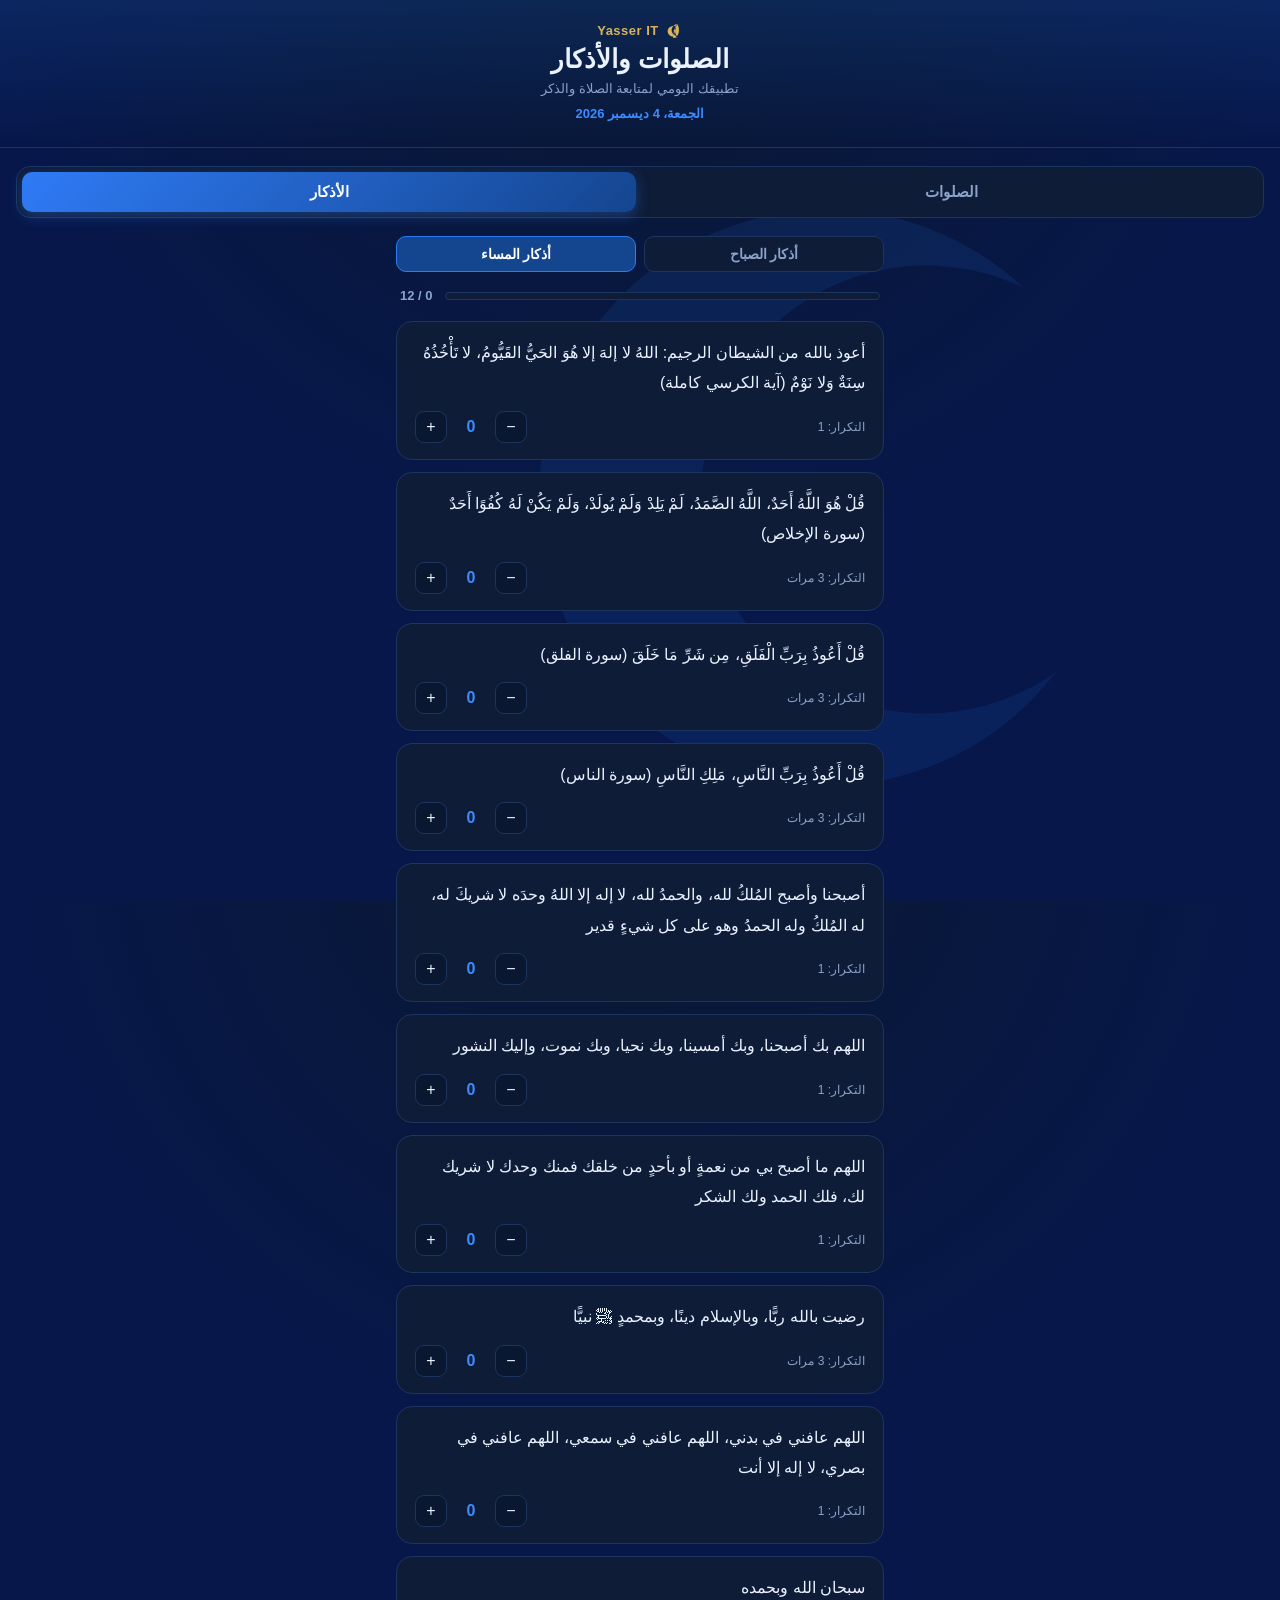
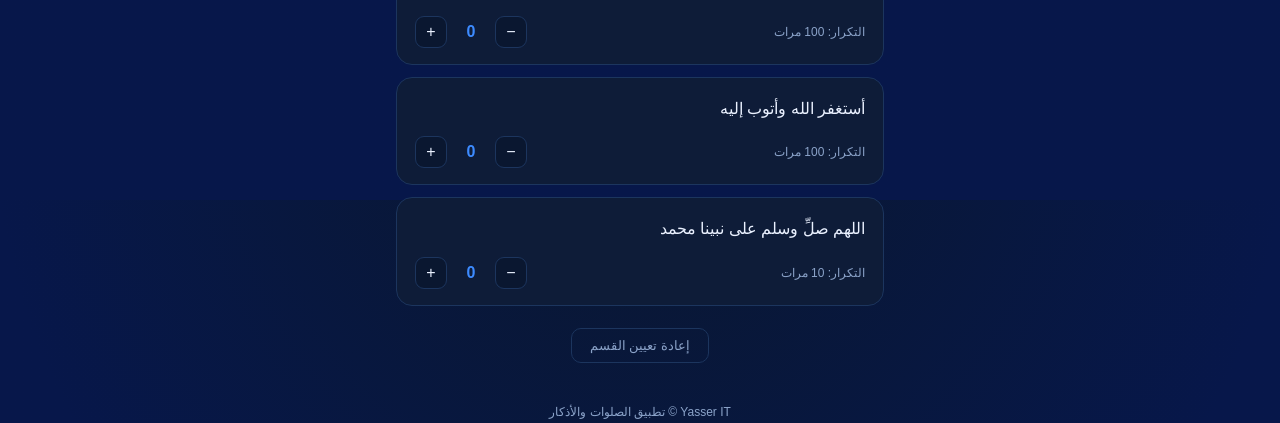
<file: index.html>
<!DOCTYPE html>
<!-- saved from url=(0092)https://e461043a-ca5a-4c5b-8100-8c0cc885c5f3.frame.claudeusercontent.com/_f/1790449935-296b/ -->
<html lang="ar" dir="rtl" data-theme="dark" style="color-scheme: dark;"><head><meta http-equiv="Content-Type" content="text/html; charset=UTF-8"><!-- frame-runtime --><script>window.__FRAME_PREAMBLE={"v":1,"cred":"cookie","capabilities":{"artifact":"artifact.Kiow93e4.js","assets":"assets.DOAjpBS9.js","comments":"comments.DrhK3r8W.js","db":"db.zFlAA4qL.js","downloads":"downloads.axDW2QAi.js","embed":"embed.DcZf-TSv.js","endpoints":"endpoints.BPfoKaE1.js","files":"files.IkpCjcgM.js","mcp":"mcp.C8qKIFvQ.js","network":"network.B5UA9Su4.js","permissions":"permissions.CEAme3h0.js","room":"room.Dy3vHyq9.js","sample":"sample.DZwWAZDd.js","self":"artifact.Kiow93e4.js","user":"user.CB0zJsP2.js"},"transforms":"_transforms.B8A37-6L.js","comments":"_comments.DUaNQZcg.js","translate":"_translate.DqxC5ek1.js","ldx":"_ldx.B4FSryPi.js"}                                                                                                                                                                                                                          </script><script>(function(){"use strict";function cr(t){return t==="cookie"||t==="query"?t:void 0}var Gn=3e5;function ur(t,e){try{const r=t("navigation")[0],n=[r.responseStart,r.redirectEnd-r.redirectStart,r.domContentLoadedEventStart,e(),r.connectEnd-r.domainLookupStart,r.responseStart-r.requestStart];r.requestStart>0||(n.length=4);for(let a=0;a<n.length;a++)if(n[a]>=0&&n[a]<=3e5)n[a]=n[a]|0;else{if(a<4)return;n.length=4}return n}catch{return}}var fr=["light","dark","system"],dr=/^[A-Za-z0-9_-]{1,64}$/,Pt=/^[a-zA-Z_:][a-zA-Z0-9_:.-]{0,127}$/,hr=new Set(["class","hidden","value","checked","style","title","alt","placeholder","lang","dir","role","tabindex","disabled","readonly","contenteditable","open","colspan","rowspan"]);function pr(t){const e=t.toLowerCase();return e.startsWith("data-")||e.startsWith("aria-")||hr.has(e)}var Mt="data-ldx-props";function mr(t,e){if(e.toLowerCase()===Mt)return!0;const r=t.getAttribute(Mt);if(r===null)return!1;try{const n=JSON.parse(r);if(n===null||typeof n!="object"||Array.isArray(n))return!0;const a=e.toLowerCase();return Object.keys(n).some(s=>s.toLowerCase()===a)}catch{return!0}}var zn="http://www.w3.org/1999/xhtml",vr="http://www.w3.org/2000/svg",_r=new Set(["script","style","iframe","noscript","noframes","noembed","xmp","plaintext","template","title","textarea","object","embed"]),yr=new Set(["script","style"]);function gr(t){const e=t.localName.toLowerCase();return t.namespaceURI==="http://www.w3.org/1999/xhtml"?!_r.has(e):t.namespaceURI===vr?!yr.has(e):!1}function rt(t,e){return t===e||(t===160||t===32)&&(e===160||e===32)}function wr(t,e){const r=t.length,n=e.length;let a=0;for(;a<r&&a<n&&rt(t.charCodeAt(a),e.charCodeAt(a));)a++;let s=0;for(;s<r-a&&s<n-a&&rt(t.charCodeAt(r-1-s),e.charCodeAt(n-1-s));)s++;return{p:a,s}}function br(t,e){const r=t.firstChild;if(t.childNodes.length!==1||r===null||r.nodeType!==Node.TEXT_NODE){t.textContent=e;return}const n=r.data,a=n.length,s=e.length,{p:l,s:u}=wr(n,e);l===a&&u===0&&a===s||r.replaceData(l,a-l-u,e.slice(l,s-u));const R=r.data,b=t.ownerDocument.getSelection?.()??null,g=b!==null&&b.rangeCount>0&&(b.anchorNode===r||b.focusNode===r)?{anchor:b.anchorNode,anchorOffset:b.anchorOffset,focus:b.focusNode,focusOffset:b.focusOffset}:null;let p=-1,O=-1;for(let v=0;v<R.length&&v<e.length;v++){const M=R.charCodeAt(v),S=e.charCodeAt(v);M!==S&&rt(M,S)&&(p<0&&(p=v),O=v)}const T=p>=0;if(T&&r.replaceData(p,O-p+1,e.slice(p,O+1)),T&&g!==null&&g.anchor!==null&&g.focus!==null)try{b.setBaseAndExtent(g.anchor,g.anchorOffset,g.focus,g.focusOffset)}catch{}}var Er=new Set(["html","head","body","frameset"]);function Sr(t){return t.namespaceURI==="http://www.w3.org/1999/xhtml"&&Er.has(t.localName)}function Ar(t){if(t===null||typeof t!="object")return!1;const e=t;if(typeof e.target!="string"||!dr.test(e.target)||e.text!==void 0&&typeof e.text!="string")return!1;if(e.attrsSet!==void 0){if(e.attrsSet===null||typeof e.attrsSet!="object")return!1;for(const[r,n]of Object.entries(e.attrsSet))if(!Pt.test(r)||typeof n!="string")return!1}if(e.attrsRemoved!==void 0){if(!Array.isArray(e.attrsRemoved))return!1;for(const r of e.attrsRemoved)if(typeof r!="string"||!Pt.test(r))return!1}return!0}function kr(t,e){if(t===null||typeof t!="object")return!1;const{seq:r,elements:n}=t;if(typeof r!="number"||!Number.isSafeInteger(r)||!Array.isArray(n)||n.length===0||n.length>64)return!1;for(let a=0;a<n.length;a++)if(!e(n[a]))return!1;return!0}function Rr(t){return t===null||typeof t!="object"?!1:kr(t.__frame_patch,Ar)}function Tr(t){if(t===null||typeof t!="object")return!1;const e=t.__frame_init;return e!==null&&typeof e=="object"}function Lr(t){return t!==null&&typeof t=="object"&&t.__frame_size_poke===!0}function Or(t){if(t===null||typeof t!="object")return!1;const e=t.__frame_host_visible;return e!==null&&typeof e=="object"&&typeof e.visible=="boolean"}function Pr(t){if(t===null||typeof t!="object")return!1;const e=t.__frame_theme;if(e===null||typeof e!="object")return!1;const r=e.theme;return typeof r=="string"&&fr.includes(r)}var Mr=["ok","empty","snapshot_error","snapshot_timeout","unclonable","oversize","unavailable","restore_error","withheld"],Nr=["TypeError","RangeError","ReferenceError","SyntaxError","DataCloneError","QuotaExceededError","AbortError","TimeoutError","SecurityError","Error","other"];function Cr(t){return typeof t=="string"&&Nr.includes(t)?t:"other"}var jr=Object.freeze({until:null,now:!1}),Fr="__claude_hot",Ir="__claude_hot_in",xr=/^__claude_hot(?:_in)?(?::|$)/,Nt=/^[0-9a-z]{1,32}$/,nt=t=>t===void 0?Fr:"__claude_hot:"+t,Oe=t=>t===void 0?Ir:"__claude_hot_in:"+t;function Dr(t,e){const r=[];for(let n=0;n<t.length;n++){const a=t.key(n);a!==null&&a!==e&&xr.test(a)&&r.push(a)}for(const n of r)t.removeItem(n)}function Hr(t){let e=null;try{e=H(JSON.parse(t)?.hot)}catch{return null}return e===null||typeof e.k!="string"||!Nt.test(e.k)?null:he(e.g)?{k:e.k,g:e.g}:{k:e.k}}var $n=262144,qr=3e3,Br=5e3,Ct=/^[a-z0-9._:-]{1,64}$/,Ur=["none","hot-restart","hard-reload"],Kr=["asset","doc","added","removed"],Gr=1500,zr=/^[0-9a-f]{64}$/;function H(t){return t!==null&&typeof t=="object"?t:null}function he(t){return typeof t=="number"&&Number.isInteger(t)&&t>=0&&t<2**31}function jt(t){return t===void 0||typeof t=="number"&&Number.isFinite(t)}function $r(t){return t===void 0||typeof t=="string"&&Ct.test(t)}function Ft(t){const e=H(t);return e!==null&&(e.until===null||typeof e.until=="number"&&Number.isFinite(e.until))&&typeof e.now=="boolean"}function ot(t){const e=H(t);return e!==null&&typeof e.ver=="string"&&e.ver.length<=128&&jt(e.seq)&&typeof e.handoff=="string"&&Mr.includes(e.handoff)&&$r(e.note)}function It(t){const e=H(t);return e!==null&&he(e.gen)&&(e.phase==="final"||e.phase==="pending")&&(e.from===null||ot(e.from))}function Wr(t){const e=H(t);return e!==null&&e.kv===1&&he(e.gen)&&ot(e.from)&&Object.hasOwn(e,"data")}function Vr(t){const e=H(t);return e!==null&&e.__frame_hot_snapshot===!0&&he(e.gen)&&typeof e.timeoutMs=="number"&&e.timeoutMs>=0&&e.timeoutMs<=6e4&&(e.handoff===void 0||typeof e.handoff=="boolean")&&(e.deadline===void 0||Ft(e.deadline))&&jt(e.seq)&&(e.note===void 0||typeof e.note=="string")&&(e.key===void 0||typeof e.key=="string")}function Xr(t){const e=H(t);return e!==null&&e.__frame_hot_start===!0&&he(e.gen)&&ot(e.from)}function Yr(t){return typeof t=="string"&&t.length>=1&&t.length<=128}function xt(t){return H(t)!==null&&!Array.isArray(t)}function Jr(t){const e=H(t);return e!==null&&e.__frame_cap_grant===!0&&typeof e.cap=="string"&&Yr(e.ver)&&(e.grant===void 0||xt(e.grant))&&(e.budgets===void 0||xt(e.budgets)&&Object.values(e.budgets).every(Number.isFinite))&&(e.brokerGen===void 0||he(e.brokerGen))}function Zr(t){const e=H(t);return e!==null&&e.__frame_cap_rewired===!0&&(e.caps===void 0||Array.isArray(e.caps)&&e.caps.every(r=>typeof r=="string"))&&(e.brokerGen===void 0||he(e.brokerGen))}function Dt(t){const e=H(t);return e!==null&&typeof e.ver=="string"&&e.ver.length<=128&&Number.isFinite(e.seq)}function Ht(t){if(t==null||typeof t=="string")return!0;const e=H(t);return e!==null&&typeof e.doc=="string"&&typeof e.profile=="string"}function Qr(t){const e=H(t);return e!==null&&typeof e.path=="string"&&Kr.includes(e.kind)&&Ht(e.from)&&Ht(e.to)}function en(t){return t===null?null:Object.freeze(t.filter(Qr))}function tn(t){const e=H(t);return e!==null&&e.__frame_hot_update===!0&&Number.isFinite(e.id)&&Dt(e.from)&&Dt(e.to)&&(e.changed===null||Array.isArray(e.changed))&&Ur.includes(e.required)&&Ft(e.deadline)&&typeof e.verdictTimeoutMs=="number"&&e.verdictTimeoutMs>=0&&e.verdictTimeoutMs<=6e4&&(e.preflight===void 0||typeof e.preflight=="string"&&zr.test(e.preflight))}var pe=/^[\w.-]+\.js$/;function rn(t,e,r){return r?"inert":typeof e=="string"&&pe.test(e)?t?[e]:"inert":t?"inert":"framed"}var qt=Object.freeze({[Symbol("claude.hot.restart")]:!0});function Bt(t,e){let r;try{r=t??sessionStorage}catch{return null}const n=nt(e?.k),a=Oe(e?.k);let s=null;try{s=r.getItem(n)}catch{}try{r.removeItem(n)}catch{}try{Dr(r,a)}catch{}let l=null;if(s!==null&&!(e!==null&&e.g===void 0))try{const u=JSON.parse(s);Wr(u)&&(e===null||u.gen===e.g)&&(l=u)}catch{}if(l===null)try{r.removeItem(a)}catch{}return l}function Ut(){const t=/^\/_f\/([^/]{1,128})\//.exec(location.pathname);return t?t[1]:""}var nn=/^[^/\\?#]{1,128}$/,Kt=t=>nn.test(t)&&t!=="."&&t!=="..";function Gt(t,e,r){const n=new URL(t),a="/_f/"+e+"/";if(!e||!n.pathname.startsWith(a)||!Kt(r))return null;const s=n.search.slice(1).split("&").filter(l=>!/^__frame_t(?:=|$)/.test(l)).join("&");return n.origin+"/_f/"+r+"/"+n.pathname.slice(a.length)+(s?"?"+s:"")+n.hash}var ze="{}";function Pe(t){if(!t)return null;const e={ver:t.ver,handoff:t.handoff};return t.seq!==void 0&&(e.seq=t.seq),t.note!==void 0&&(e.note=t.note),e}function zt(t,e){return t!==null&&t.note===void 0&&e?.note!==void 0?{...t,note:e.note}:t}function $t(t){const e=t?.k;return e!==null&&typeof e=="object"?e:void 0}function on(t,e,r,n=null){const a=setTimeout,s=clearTimeout,l=queueMicrotask,u=performance.now.bind(performance),R=new TextEncoder;let b=null,g=null;try{b=history,g=b.replaceState.bind(b)}catch{}const p=(...o)=>{try{console.warn(...o)}catch{}};let O=Ut(),T=null;try{T=sessionStorage}catch{}const v={storage:T,fetch:typeof fetch=="function"?fetch.bind(globalThis):null,entry:location.origin+location.pathname+location.search,ver:O,key:n?.k};let M=n?.k;const S=typeof requestAnimationFrame=="function"?requestAnimationFrame:o=>a(()=>o(u()),16);let d=e?.data??{},j=Pe(e?.from),N=e?.gen??0,q=e!==null,Q=!1,$=!1,U=null,be=!1;const Fe=new AbortController;let Ie=null,x=null,Ee=null,xe=!1,le=()=>{};const ce=new Promise(o=>{le=o});let ve=!1,c=!1,E=!1,m,w=null,F=!1,W=!1,D=!1,re=!1,V=!1,_e=!1;const ye=o=>{for(const f of[nt(o),Oe(o)])try{T?.removeItem(f)}catch{}},G=(o,f)=>{try{f!==null&&r.post(o,f)}catch{}},De=()=>V||=D&&(x===null||re),X=()=>{const o={__frame_hot:!0,ready:x!==null,accept:Ee!==null,demand:!0};_e=!V,_e&&(o.booting=!0),ve&&(o.readData=!0),E&&(o.threw=!0),w?.assess&&(o.preflight=!0),G(o,U)};let He=!1,ne=!1,ue=!1,qe=!1;const Ye=()=>{He||!be||ue||(He=!0,G({__frame_reveal_hold:!0},"*"))},Se=()=>new Promise(o=>{let f,h=0;const A=I=>{if(f===void 0)f=I;else if(I!==f||++h>=8){o();return}try{S(A)}catch{o()}};try{S(A)}catch{o()}}),Be=()=>{ue=!0,G({__frame_reveal_ready:!0},"*")},Ue=o=>{ne||(ne=!0,o.then(f=>{if(f===!1)return;let h=null;try{h=w?.settle?.()??null}catch{}return(h===null?Se():new Promise(A=>{a(A,50),Promise.resolve(h).then(A,A)}).then(Se)).then(Be)}))},gt=()=>{if(qe||!ue)return;qe=!0;const o=()=>{try{w?.afterReveal?.()}catch{}};o(),Se().then(()=>{o(),Be()})},ee=(o=!1)=>{if(xe||x===null||!q||!$)return;xe=!0;const f=x,h=d;l(()=>{let A;try{A=f(h)}catch(B){throw le(!1),B}let I=!1;try{I=typeof A?.then=="function"}catch{}if(!I){le(!0);return}Promise.resolve(A).then(()=>le(!0),B=>{le(!1),l(()=>{throw B})})}),Ue(o?ce:r.dcl.then(()=>ce))},fe=o=>typeof o=="string"&&Ct.test(o)?o:void 0,Ae=o=>{const f={__frame_hot_restart:!0},h=fe(o?.note);h!==void 0&&(f.note=h),o?.required==="hard-reload"&&(f.required="hard-reload"),G(f,U)},Ke=Object.freeze({get data(){return $||(c=!0),!q&&!ve&&(ve=!0,$&&X()),d},get from(){return j},get gen(){return N},signal:Fe.signal,snapshot(o){typeof o=="function"&&(Ie=o)},ready(o){typeof o!="function"||x!==null||(x=o,Ye(),X(),Q&&G({__frame_hot_ready:!0,gen:N},U),ee())},accept(o){typeof o=="function"&&(Ee=o,X())},restart(o){const f={note:o?.note,required:o?.required};if($){Ae(f);return}const h=m;m={note:fe(h?.note)??f.note,required:h?.required==="hard-reload"||f.required==="hard-reload"?"hard-reload":void 0}}});let i=null,_=()=>{};const y=new Promise(o=>{_=o});let P=null;const Y=()=>P??=r.dcl.then(()=>{let o=!1;try{o=i!==null&&i.expect()}catch{}if(!o)return;const f=i.maxMs;return new Promise(h=>{y.then(h),a(h,f)})}),J=()=>{if(!F||W||w===null)return;W=!0;const o=w;Y().then(()=>{try{ue||o.afterStart($t(e),!1)}catch{}})},de=o=>{e!==null&&c&&(ve=!0),d={},j=null,N=0;try{T?.removeItem(Oe(n?.k))}catch{}e!==null&&!o&&Ue(r.dcl.then(()=>x!==null?ce:void 0))},Dn=()=>{F=!0,Ue(Y().then(()=>x!==null?ce:void 0)),J()};try{addEventListener("error",()=>{E||x!==null||(E=!0,X())})}catch{}const sr=()=>{a(()=>{!V&&De()&&_e&&X()},0)};try{D=document.readyState==="complete",D||addEventListener("load",()=>{D=!0,sr()},{once:!0})}catch{D=!0}De(),ce.then(()=>{re=!0,sr()});let ge=-1,wt,bt,Ge=!0,Et=!1,St,Je=null;const At=o=>{const f=Je===null;Je=Ge&&o[0]!=="withheld"?o:["withheld",o[1],ze];let h=o[0];if(Ge&&h!=="withheld"){const I={ver:O,handoff:h};wt!==void 0&&(I.seq=wt),bt!==void 0&&(I.note=bt);try{if(T===null)throw new Error("no storage");T.setItem(nt(M),'{"kv":1,"gen":'+ge+',"from":'+JSON.stringify(I)+(St!==void 0?',"k":'+JSON.stringify(St):"")+',"data":'+(h==="ok"?o[2]:ze)+"}")}catch{h="unavailable"}}else{h="withheld",ye(M);try{w?.release?.()}catch{}}const A={__frame_hot_snapshotted:!0,gen:ge,handoff:h,bytes:o[1]};o[3]!==void 0&&(A.errName=o[3]),G(A,U),f&&(h==="snapshot_error"||h==="unclonable"||h==="oversize")&&p("claude.hot: snapshot",h,o[3])},ke=o=>{try{return Cr(o?.name)}catch{return"other"}},Re=(o,f,h=0)=>At(f===void 0?[o,h,ze]:[o,h,ze,ke(f)]),Hn=o=>{if(o.gen<=ge)return;const f=ge>=0;if(ge=o.gen,wt=o.seq,bt=fe(o.note),typeof o.key=="string"&&Nt.test(o.key)&&o.key!==M&&(ye(M),M=o.key),Ge&&=o.handoff!==!1,f){Je!==null?At(Je):Et&&G({__frame_hot_held:!0,gen:ge},U);return}Fe.abort();const h=Object.freeze({handoff:Ge,timeoutMs:o.timeoutMs,deadline:o.deadline??jr}),A=Ie,I=()=>{if(Ge)try{St=w?.capture()}catch{}if(A===null){Re("empty");return}let L=!1;const K=a(()=>{L||(L=!0,Re("snapshot_timeout"))},Math.max(0,h.timeoutMs));Promise.resolve().then(()=>A(h)).then(Te=>{if(L)return;L=!0,s(K);let oe;try{oe=JSON.stringify(Te)}catch(kt){Re("unclonable",kt);return}if(typeof oe!="string"){Re("unclonable");return}let ae=oe.length;try{ae=R.encode(oe).length}catch{}if(ae>262144){Re("oversize",void 0,ae);return}At(["ok",ae,oe])},Te=>{L||(L=!0,s(K),Re("snapshot_error",Te))})};let B=null;try{B=w?.holdForIme()??null}catch{}if(B===null)I();else{Et=!0,G({__frame_hot_held:!0,gen:ge},U);const L=()=>{Et=!1,I()};B.then(L,L)}},qn=o=>{if(!Q||q||x===null||o.gen!==N)return;let f=null;try{f=Bt(T,n&&{k:n.k,g:o.gen})}catch{}if(f!==null&&f.gen!==o.gen){f=null;try{T?.removeItem(Oe(n?.k))}catch{}}d=f?.data??{},j=zt(Pe(f?.from??o.from),Pe(o.from)),f!==null&&(N=f.gen),q=!0,Q=!1;const h=$t(f);ce.then(A=>{try{A&&w?.afterStart(h,!0)}catch{}}),ee(!0)};let Ze=0;const Bn=o=>{const f=Ee;if(f===null||o.id<=Ze)return;Ze=o.id;const h=w?.assess;if(o.preflight===void 0||h===void 0){ir(o,f);return}let A=!1;const I=K=>{A||(A=!0,s(L),o.id===Ze&&ir(o,f,K))},B=()=>I(h.timeout(o)),L=a(B,Gr+100);h.run(o,window).then(I,B)},ir=(o,f,h)=>{let A,I=!1,B=!1,L,K,Te=null;const oe=k=>{if(B)return!1;if(L!==void 0&&L!==k)return p(`claude.hot: u.${k}() ignored - u.${L}() was called first`),!1;const te=L===void 0;return L=k,te},ae=k=>{L="restart",p(`claude.hot: ${k} - restarting`)},kt=()=>{if(!oe("adopt")||o.id!==Ze)return;const k=o.to.ver;if(Qe.required!=="none"){ae(`u.adopt() needs required 'none', it is '${Qe.required}'`);return}if(!Kt(k)){ae("u.adopt() cannot address this version");return}if(!O||k===O)return;const te=O,Z=v.entry;let et="",Tt,Le=null,tt;try{et=location.href,Tt=b.state,Le=Gt(et,te,k),Le!==null&&(g(Tt,"",Le),location.pathname.startsWith("/_f/"+k+"/")?Le=location.href:tt="navigate event canceled")}catch(Ot){tt=ke(Ot)}if(tt!==void 0){K="adopt_failed",ae(`adopt_failed ${tt}; URL not changed`);return}Le===null?(K="adopt_skipped",p(`claude.hot: adopt_skipped - page already left /_f/${te}/; URL not changed, update still applied`)):K="adopted",O=v.ver=k;try{v.entry=Gt(Z,te,k)??Z}catch{}const Lt=Le;Te=()=>{if(O===k){if(Lt!==null)try{if(location.href!==Lt)p("claude.hot: adopt_revert_skipped - update not applied; URL left where the page navigated");else{if(g(Tt,"",et),location.href!==et){p("claude.hot: adopt_revert_failed navigate event canceled - URL still at the new version");return}K="adopt_reverted",p("claude.hot: adopt_reverted - adopt() was called but the handler threw; URL restored")}}catch(Ot){p(`claude.hot: adopt_revert_failed ${ke(Ot)} - URL still at the new version`);return}O=v.ver=te,v.entry=Z,Lt===null&&(K=void 0)}}},Qe=Object.freeze({from:{ver:o.from.ver,seq:o.from.seq},to:{ver:o.to.ver,seq:o.to.seq},changed:en(o.changed),required:o.required,deadline:o.deadline,adopt:kt,defer(){return oe("defer")&&Qe.deadline.now&&ae("u.defer() past the deadline"),qt},restart(k){return oe("restart"),L==="restart"&&!B&&(A??=fe(k?.note),I||=k?.required==="hard-reload"),qt},...h?.update}),Un=(k,te)=>{B=!0,k==="threw"?(Te?.(),A??=ke(te).toLowerCase()):L===void 0&&p(k==="timeout"?"claude.hot: accept handler did not answer in time - restarting":"claude.hot: accept handler settled without defer/restart/adopt - restarting");const Z={__frame_hot_verdict:!0,id:o.id};Z.verdict=k==="threw"||L===void 0||L==="restart"?"restart":L==="adopt"?"applied":"deferred",Z.verdict==="restart"&&(I&&(Z.required="hard-reload"),A!==void 0&&(Z.note=A)),K!==void 0&&(Z.verdict==="applied"||K!=="adopted")&&(Z.adopt=K),G(Object.assign(Z,h?.verdict),U)};let lr=!1;const Rt=(k,te)=>lr?!1:(lr=!0,s(Kn),Un(k,te),!0),Kn=a(()=>Rt("timeout"),o.verdictTimeoutMs);Promise.resolve().then(()=>f(Qe)).then(()=>Rt("settled"),k=>{!Rt("threw",k)&&L==="adopt"&&Ae({note:ke(k).toLowerCase()}),p("claude.hot: accept",ke(k))})};try{t.hot===void 0&&Object.defineProperty(t,"hot",{value:Ke,writable:!1,configurable:!1,enumerable:!1})}catch{}return{hot:Ke,boot:v,afterConnect(){be=!0,(e!==null||x!==null)&&Ye()},onInit(o,f){U=f,$=!0;const h=It(o)?o:null;h?.phase==="final"&&e!==null&&e.gen===h.gen?(q=!0,j=zt(j,Pe(h.from)),Dn()):(Q=h?.phase==="pending",de(Q),q=!Q,N=h?.gen??0,j=Pe(h?.from)),X(),_e&&a(()=>{V||(V=!0,X())},Br),Q&&x!==null&&G({__frame_hot_ready:!0,gen:N},f),m!==void 0&&(Ae(m),m=void 0),ee()},onNoInit(){$=!0,de(!1),q=!0,ee()},onShell(o){return o?.__frame_revealed===!0?(gt(),!1):Vr(o)?(Hn(o),!0):Xr(o)?(qn(o),!0):tn(o)?(Bn(o),!0):!1},attachExtras(o){w=o,J(),o.assess&&X()},inSlot:()=>Oe(M),hydration(o,f){i??={expect:o,maxMs:f}},hydrated(){_()},carried(){return q?d:{}},presented:()=>ue}}var Wn="frame_ldx_runtime",an="frame_ldx_build",Vn="script#an-form",sn=256;function Wt(t,e,r){for(const n of t)r(n)&&t.delete(n);t.size>=sn&&!t.has(e)&&t.delete(t.values().next().value),t.add(e)}function Me(t,e,r,n){try{const a=t[e];if(typeof a!="function")return;t[e]=function(...s){if(n){let u;try{u=n(this)}catch{}if(u!==void 0)return u}const l=a.apply(this,s);try{r?.(this)}catch{}return l}}catch{}}var at;function ln(){if(at)return at;const t={media:new Set,contexts:new Set,gate:null,onStart:null,onStop:null};at=t;const e=l=>t.gate?.(l),r=l=>{t.onStop?.(l)},n=window.HTMLMediaElement?.prototype;n&&(Me(n,"play",l=>{Wt(t.media,l,u=>u.paused),t.onStart?.(l)},e),Me(n,"pause",r));const a=window.AudioContext,s=window.AudioNode?.prototype;return a&&s&&(Me(s,"connect",l=>{const u=l.context;u instanceof a&&(Wt(t.contexts,u,R=>R.state==="closed"),t.onStart?.(u))}),Me(a.prototype,"resume",void 0,e),Me(a.prototype,"suspend",r)),t}function cn(t){let e=window;for(let r=0;e.parent&&e.parent!==e&&r<8;r++)if(e=e.parent,t(e))return!0;return!1}function un(){let t=null;const e=()=>t??parent,r=n=>t?n===t:cn(a=>a===n);return{post(n,a){if(t){e().postMessage(n,a);return}let s=parent;for(let l=0;l<8&&(s.postMessage(n,a),!(!s.parent||s.parent===s));l++)s=s.parent},on(n){const a=s=>{const l=s.source;r(l)&&n(s.data,s.origin,s.isTrusted,()=>{t??=l})};return addEventListener("message",a),()=>removeEventListener("message",a)},port:n=>({post(a,s){if(s?.activation){e().postMessage(a,{targetOrigin:n,includeUserActivation:!0});return}if(s?.transfer){e().postMessage(a,n,s.transfer);return}e().postMessage(a,n)},on(a,s){const l=u=>{r(u.source)&&u.origin===n&&a(u.data,u)};return addEventListener("message",l,s),()=>removeEventListener("message",l,s)}})}}function fn(){const t={post:()=>{},on:()=>()=>{}};return{...t,port:()=>t}}var dn=500,hn=2e4,pn="data-token-reads",mn="data-frame-refused-watch",vn="data-frame-unsupported",_n=/(?:^|\s)stylesheet(?:\s|$)/i;function yn(t,e){let r="";if(t instanceof HTMLScriptElement?r=t.src:t instanceof HTMLLinkElement&&_n.test(t.rel)&&(r=t.href),!r)return null;try{const n=new URL(r);return n.origin===location.origin&&n.pathname.startsWith(e)?n.origin+n.pathname:null}catch{return null}}function gn(t,e,r){if(!t||e!=="query")return;const n="/_f/"+t+"/";document.documentElement.setAttribute(mn,"");const a=location.href,s=fetch,l=setTimeout,u={method:"HEAD",cache:"no-store",credentials:"same-origin"},R=v=>v.ok||v.status===304;let b=!1,g=!1;const p=()=>removeEventListener("error",T,!0),O=async v=>{const M=await s(v,u);if(R(M))g=!0;else if(M.status===403){const S=await s(a,u);if(R(S)){const d=(await s(v,u)).status;d===403?(g=!0,document.documentElement.setAttribute(vn,""),r()):d<500&&(g=!0)}else S.status>=400&&S.status<500&&(g=!0)}},T=v=>{if(g||b)return;if(document.documentElement.hasAttribute(pn)){g=!0,p();return}const M=yn(v.target,n);M&&(b=!0,l(()=>{O(M).catch(()=>{}).finally(()=>{b=!1,g&&p()})},dn))};addEventListener("error",T,!0),addEventListener("load",p,{once:!0}),l(p,hn)}var st="__frame_scroll",wn=150,bn=310,En=160,Sn=3e4;function An(){let t=0,e=!1,r=!1,n=!1,a=0,s=null;const l=d=>{try{sessionStorage.setItem(st,JSON.stringify({y:d}))}catch{}},u=()=>{if(clearTimeout(t),s===null)return;const d=s;s=null,l(d)},R=()=>{if(e){e=!1;return}r=!0,s=scrollY,clearTimeout(t),t=setTimeout(u,wn)};try{addEventListener("scroll",R,{passive:!0}),addEventListener("pagehide",u)}catch{}const b=()=>{let d;try{d=sessionStorage.getItem(st)}catch{return null}if(d===null)return null;let j;try{j=JSON.parse(d)}catch{j=null}const N=j?.y;if(!(typeof N=="number"&&Number.isFinite(N)&&N>=0)){try{sessionStorage.removeItem(st)}catch{}return null}return N};let g=!1;const p=d=>{try{const j=scrollY;scrollTo({top:d,left:0,behavior:"instant"}),a=d,n=!0,clearTimeout(t),s=null,l(d);const N=scrollY;N!==j&&(e=!0),N!==d&&!g&&(g=!0,addEventListener("load",()=>{try{if(scrollY===N){const q=b();p(q!==null?q:a)}}catch{}},{once:!0}))}catch{}},O=()=>{try{return!!location.hash}catch{return!0}};let T=!1;const v=()=>{try{if(T||innerWidth>bn||innerHeight>En)return;T=!0;const d=Date.now(),j=()=>{try{removeEventListener("resize",j)}catch{}if(Date.now()-d>Sn||r||O())return;const N=b();p(N!==null?N:a)};addEventListener("resize",j)}catch{}};let M=!1,S=!1;return{restore(){if(M||(M=!0,O()))return;const d=b();d!==null&&(p(d),v())},promoted(){if(S||(S=!0,O()))return;const d=b();d!==null?(p(d),v()):n&&p(a)}}}function kn(t,e,r,n){let a=null;try{a=window.trustedTypes?.createPolicy("frame-runtime",{createScriptURL:R=>R})??null}catch{}const s=window.Worker,l=s?.prototype,u=Object.freeze({Worker:s,workerOn:l?.addEventListener,workerPost:l?.postMessage,workerTerminate:l?.terminate,fetch:window.fetch.bind(window),preventDefault:Event.prototype.preventDefault,now:Date.now,policy:a,origins:e});r(t).then(R=>R?.bootTopLevel?R.bootTopLevel(u,n):n.settle()).catch(()=>n.settle())}var Xn="modulepreload",Yn=function(t){return"/"+t},Jn={},Rn=function(e,r,n){let a=Promise.resolve();function s(l){const u=new Event("vite:preloadError",{cancelable:!0});if(u.payload=l,window.dispatchEvent(u),!u.defaultPrevented)throw l}return a.then(l=>{for(const u of l||[])u.status==="rejected"&&s(u.reason);return e().catch(s)})},Tn=window===top,Vt=Object.getOwnPropertyDescriptor(window,"claude"),$e=rn(Tn,window.__FRAME_PREAMBLE?.topLevel,Vt?.writable===!1),it=typeof $e=="object"&&$e[0],C=it?fn():un();(function(){const t=Object.defineProperty,e=globalThis,r=["RTCPeerConnection","webkitRTCPeerConnection","RTCDataChannel","RTCIceCandidate","RTCSessionDescription","RTCRtpSender","RTCRtpReceiver"];let n=0;for(let a=0;a<r.length;a++){const s=r[a];try{t(e,s,{value:void 0,writable:!1,configurable:!1})}catch{try{delete e[s]}catch{}try{t(e,s,{value:void 0,writable:!1,configurable:!0})}catch{}}typeof e[s]=="function"&&n++}if(n&&$e==="framed")try{C.post({__frame_rtc_lockdown_failed:n},"*")}catch{}})();var Xt=1e4,Ln=2e3,lt=2e3,ct=Object.freeze([...window.__FRAME_PREAMBLE?.origins??["https://claude.ai","https://preview.claude.ai"]]);function Yt(t){for(const e of ct)if(e.endsWith(":*"))try{const r=new URL(t);if(`${r.protocol}//${r.hostname}:*`===e)return!0}catch{}else if(t===e)return!0;return!1}var Ne=Object.freeze({...window.__FRAME_PREAMBLE?.capabilities}),Ce=window.__FRAME_PREAMBLE?.transforms,ut=window.__FRAME_PREAMBLE?.comments,ft=window.__FRAME_PREAMBLE?.translate,me=window.__FRAME_PREAMBLE?.ldx,dt=cr(window.__FRAME_PREAMBLE?.cred);function Jt(t){return Rn(()=>import("/_runtime/"+t),void 0)}var je=new Set,Zt=setTimeout,On=fetch,Pn=AbortController,Mn=800+800*Math.random(),Nn=3e3,We=null,Qt=new Map;function Cn(t,e){let r=Qt.get(t);return r||Qt.set(t,r=jn(t,e)),r}function jn(t,e){if(We?.has(t))return Promise.resolve("csp");if(navigator.onLine===!1)return Promise.resolve("offline");const r=new Pn;let n=!1;return Zt(()=>{n=!0,r.abort()},Nn),On("/_runtime/"+t,{signal:r.signal}).then(a=>(r.abort(),a.ok?/javascript/i.test(a.headers.get("content-type")??"")?e instanceof Error&&/:\d+:\d+\)?$/m.test(e.stack??"")?"eval":"served":"mime":"http"),()=>n?"timeout":We?.has(t)?"csp":"net")}function se(t){if(!We){const e=We=new Set;try{document.addEventListener("securitypolicyviolation",r=>{const n=/\/_runtime\/([^/?#]+)/.exec(r.blockedURI);n&&r.disposition!=="report"&&e.add(n[1])})}catch{}}return Jt(t).catch(()=>new Promise(e=>Zt(e,Mn)).then(()=>Jt(t+"?r=1")).then(e=>(e!==void 0&&je.add(t),e)))}function er(t,e,r){return{contract:t.contract,changes:new Set(t.changes??[]),flags:new Set(t.flags??[]),capabilities:t.capabilities??{},capBudgets:t.capBudgets??{},brokerGen:t.brokerGen,transforms:new Map,shellOrigin:e,shell:r,mount:yt,hooks:Ve,pipe:()=>({wrap:(n,a)=>(...s)=>{try{return a(...s)}catch(l){return Promise.reject(l)}}})}}var we=null,z=null;function tr(t,e,r){try{Object.defineProperty(t,e,{value:r,writable:!1,configurable:!1,enumerable:!0})}catch{try{Object.defineProperty(t,e,{value:r,writable:!1,configurable:!0,enumerable:!0})}catch{}}}var ht=!1,Ve={editBefore:null,edit:null};function Fn(t,e,r=!1){const n=[];let a;if(r)try{Ve.editBefore?.(t)}catch{}for(const s of t.elements){const l=document.querySelector(`[data-id="${s.target}"]`);if(!l){a=s.target;break}if([...Object.keys(s.attrsSet??{}),...s.attrsRemoved??[]].some(u=>!pr(u)||mr(l,u))){a=s.target;break}if(s.text!==void 0&&(!gr(l)||Sr(l))){a=s.target;break}for(const[u,R]of Object.entries(s.attrsSet??{}))if(!nr(l,u)){try{l.setAttribute(u,R)}catch{}rr(l,u,R)}for(const u of s.attrsRemoved??[])nr(l,u)||(l.removeAttribute(u),rr(l,u,null));typeof s.text=="string"&&br(l,s.text),n.push(s.target)}if(r)try{Ve.edit?.(t.seq,n,a)}catch{}if(a!==void 0){C.post({__frame_patch_miss:{seq:t.seq}},e);return}try{document.dispatchEvent(new CustomEvent("claude:edit",{detail:{seq:t.seq,targets:n}}))}catch{}}function rr(t,e,r){if(!(t instanceof HTMLInputElement))return;const n=e.toLowerCase();n==="checked"?t.checked=r!==null:n==="value"&&t.type!=="file"&&(t.value=r??"")}function nr(t,e){const r=e.toLowerCase(),n=t;return r==="data-id"||(r==="value"||r==="checked")&&(n.__artifactSecret===!0||/^(password|hidden|file)$/.test(n.type??"")||/(^|\s)(cc-|one-time-code|current-password|new-password)/i.test(`${t.getAttribute("autocomplete")??""} ${n.autocomplete??""}`))}function or(t){const e=document.documentElement;t==="light"||t==="dark"?(e.dataset.theme=t,e.style.colorScheme=t,ht=!0):ht&&(delete e.dataset.theme,e.style.colorScheme="",ht=!1)}var ie=new Map,pt=null;function mt(){let t;const e={u:new Promise(r=>{t=r}),r:r=>{e.done=!0,t(r)},done:!1,nulled:!1};return e}function Xe(t,e){t.nulled=!0,t.ver=e,t.r(null)}function vt(t,e){for(const[r,n]of ie)n.done||(e&&n.asked?e(r,n):Xe(n,t))}function In(){for(const t of ie.values())if(t.asked&&!t.done)return!0;return!1}var xn=Object.freeze(Object.assign(Object.create(null),{call:Function.prototype.call,apply:Function.prototype.apply,bind:Function.prototype.bind})),_t=!1,yt=(t,e)=>{let r=ie.get(t);if(r?.nulled&&_t)r=mt(),ie.set(t,r);else if(!r||r.done){r?.nulled&&z&&C.post({__frame_cap_telemetry:{kind:"cap-load-error",cap:t,phase:"install"}},z);return}const n=typeof e=="function"?Object.setPrototypeOf(e,xn):Object.assign(Object.create(null),e);typeof n.then=="function"&&delete n.then,r.want=void 0,r.r(Object.freeze(n))};function ar(){const t=Vt?.value??{};tr(window,"claude",t);for(const e of Object.keys(Ne)){if(t[e]!==void 0){tr(t,e,t[e]);continue}ie.set(e,mt())}if(t.use===void 0){const e=r=>{if(typeof r!="string"||!Object.hasOwn(Ne,r))return Promise.resolve(null);let n=ie.get(r);return n?(pt&&(n.nulled||n.want!==void 0)&&(n=pt(r,n)),n.asked=!0,n.u):Promise.resolve(t[r]??null)};try{Object.defineProperty(t,"use",{value:e,writable:!0,configurable:!0,enumerable:!1})}catch{}}return t}if($e==="framed"){let t;const e=Ce&&pe.test(Ce)?se(Ce).catch(c=>{t={f:Ce,e:c}}):Promise.resolve(void 0),r=c=>{if(c.type==="auxclick"&&c.button!==1)return;const E=c.target,m=E&&E.closest?E.closest("a[href],area[href]"):null;if(!m)return;const w=m.getAttribute("href");if(!w)return;let F;try{F=new URL(w,document.baseURI)}catch{return}if((F.protocol==="http:"||F.protocol==="https:")&&F.origin!==location.origin){c.preventDefault();const W=(m.getAttribute("target")??"").toLowerCase(),D=c.type==="auxclick"||c.metaKey||c.ctrlKey||c.shiftKey||c.altKey||!["","_self","_top","_parent"].includes(W);C.post({__frame_nav:!0,url:F.href,newTab:D},"*")}};addEventListener("click",r,!0),addEventListener("auxclick",r,!0);const n={},a=c=>{c.isTrusted&&(n.pointer=!0)},s=c=>{c.isTrusted&&(n.click=!0)};addEventListener("pointermove",a,{capture:!0,passive:!0}),addEventListener("click",s,{capture:!0,passive:!0});const l={cb:null};addEventListener("keydown",c=>l.cb?.(c),!0);const u={cb:null};addEventListener("keydown",c=>u.cb?.(c));const R=ln();e.then(c=>c?.installEscapeForward?.(l,E=>{z&&C.post(E,z)})),e.then(c=>{try{c?.installFocusKeep?.()}catch{}}),e.then(c=>{if(!c?.wireNav)return;const E=C.port("*");c.wireNav(E),removeEventListener("click",r,!0),removeEventListener("auxclick",r,!0),removeEventListener("pointermove",a,!0),removeEventListener("click",s,!0),c.wireEngagement?.(n,E,R)});let b=null;try{b=An()}catch{}const g=document.readyState==="loading"?new Promise(c=>document.addEventListener("DOMContentLoaded",()=>c(),{once:!0})):Promise.resolve();let p="dcl",O=!1;g.then(()=>{O=!0});let T=null,v=null;try{v=Hr(window.name),T=Bt(null,v)}catch{}const M=ar();let S=null;try{S=on(M,T,{post:(c,E)=>C.post(c,E),dcl:g},v)}catch{}e.then(c=>{try{S&&c?.installHotExtras?.(S)}catch{}});let d=null;const j=()=>Array.isArray(d?.flags)&&d.flags.includes("frame_ldx_runtime")&&!!me&&pe.test(me)&&document.querySelector("script#an-form")!==null;try{S?.hydration(j,qr)}catch{}let N=null,q=0;const Q=C.on((c,E,m,w)=>{Yt(E)&&Tr(c)&&(w(),d=c.__frame_init,z=E,Q(),clearTimeout(q),N?.())});if(dt)for(const c of ct)try{c.endsWith(":*")||C.post({__frame_cred:dt},c)}catch{}C.post({__frame_connect:!0},"*");try{S?.afterConnect()}catch{}const $=setTimeout,U=clearTimeout;let be=()=>NaN,Fe=()=>[];try{be=performance.now.bind(performance),Fe=performance.getEntriesByType.bind(performance)}catch{}let Ie=0;const x=()=>{try{C.post({__frame_alive:!0},"*")}catch{}Ie=$(x,Ln)},Ee=()=>U(Ie);x(),addEventListener("load",Ee,{once:!0});const xe=new Promise(c=>{N=c,q=setTimeout(()=>{Q(),c()},Xt)}),le=new WeakSet;addEventListener("error",c=>{c.target&&le.add(c.target)},!0);try{gn(Ut(),dt,()=>{e.then(c=>{try{c?.drawRefusedNotice?.()}catch{}})})}catch{}const ce=()=>{let c=[];try{c=[...document.querySelectorAll("link[rel~=stylesheet]:not([rel~=alternate])")].filter(m=>!m.sheet&&!m.disabled&&!le.has(m)&&m.getAttribute("href")&&URL.canParse(m.href)&&(!m.media||matchMedia(m.media).matches))}catch{}let E=c.length;return E===0?Promise.resolve():new Promise(m=>{try{const w=lt-be();w>0&&(p="sheets");const F=$(m,w>0?w<lt?w:lt:0),W=()=>{--E===0&&(U(F),m())};for(const D of c)D.addEventListener("load",W,{once:!0}),D.addEventListener("error",W,{once:!0})}catch{m()}})};g.then(()=>{try{b?.restore()}catch{}}),Promise.all([xe,g,e]).then(([,,c])=>{if(d?.hostOverlays!==!0||!z)return;let E=!1;try{E=c?.declaresCover?.()===!0}catch{}C.post({__frame_layout:{cover:E}},z)});const ve={cb:null};C.on((c,E)=>{if(Yt(E)&&Lr(c)){try{b?.promoted()}catch{}ve.cb?.()}}),xe.then(async()=>{if(!d||!z){vt();try{S?.onNoInit()}catch{}return}if(or(d.theme),d.hostVisible===!1&&e.then(i=>i?.applyHostVisible?.(!1,R)),d.hostKeys!==void 0){const i=z,_=d.hostKeys;e.then(y=>y?.installHostKeyForward?.(u,_,P=>C.post(P,i)))}try{S?.onInit(d.hot,z)}catch{}let c;const E=()=>{try{!c&&me&&j()&&(c=se(me),c.then(i=>i?.prefetch?.()).catch(()=>{}))}catch{}};E(),g.then(E);const m=z,w=C.port(m),F=(i,_)=>C.post({__frame_cap_telemetry:{kind:"cap-load-error",cap:i,phase:_}},m),W=(i,_,y)=>{new Promise(P=>P(Cn(_,y))).then(P=>F(i,P),()=>F(i))},D=i=>C.post({__frame_cap_recovered:{cap:i}},m);let re=d.brokerGen;const V=()=>S?.boot.ver??"",_e=V(),ye=(i,_)=>{const y=V();U(_.t),_.want=y,_.t=$(()=>{_.done||Xe(_,y)},Xt),C.post({__frame_cap_want:!0,cap:i,ver:y},m)},G=(i,_)=>{const y=ie.get(i.cap),P=Ne[i.cap];if(!_||!y||y.done||y.want!==i.ver||!pe.test(P))return;if(U(y.t),y.want=void 0,re=i.brokerGen??re,i.ver!==V()){ye(i.cap,y);return}if(!i.grant||i.cap==="network"){Xe(y,i.ver);return}const Y=we,J=we={...Y,capabilities:{...Y.capabilities,[i.cap]:i.grant},capBudgets:{...Y.capBudgets,[i.cap]:{...Y.capBudgets[i.cap],...i.budgets}}};se(P).then(de=>{je.has(P)&&D(i.cap),J.brokerGen=re,_t=!0;try{de?.install?.(J)}catch{F(i.cap,"install")}finally{_t=!1}},de=>W(i.cap,P,de)).then(()=>{y.done||Xe(y,i.ver)})};let De=!1,X=!1;C.on((i,_,y)=>{if(_!==m)return;try{if(S?.onShell(i))return}catch{}if(Pr(i)&&or(i.__frame_theme.theme),Jr(i)&&G(i,y),y&&Zr(i)&&(re=i.brokerGen??re),Or(i)){const J=i.__frame_host_visible.visible;e.then(de=>de?.applyHostVisible?.(J,R))}Rr(i)&&Fn(i.__frame_patch,m,y);const P=i?.__fc_mode;P&&typeof P=="object"&&!De&&ut&&pe.test(ut)&&(De=!0,se(ut).then(J=>J.install?.(m,P.on===!0,w)).catch(()=>{}));const Y=i?.__ft_cmd;Y&&typeof Y=="object"&&!X&&ft&&pe.test(ft)&&(X=!0,se(ft).then(J=>J.install?.(m,Y,w)).catch(()=>{}))});const He=Object.keys(d.capabilities??{}).filter(i=>Object.hasOwn(Ne,i)).map(i=>[i,Ne[i]]).filter(i=>typeof i[1]=="string"&&pe.test(i[1])),ne=m;let ue=!1,qe=()=>{};const Ye=new Promise(i=>{qe=()=>{ue=!0,i()}}),Se=()=>(ue||(p="caps"),Ye),Be=T!==null||It(d.hot)||d.hostVisible===!1||d.hostOverlays===!0;O&&(p="init");const Ue=g.then(()=>Be?Se():new Promise(i=>$(i,0))).then(ce).then(()=>{let i=!0;try{i=Be||In()}catch{}return i?Se():void 0}).then(()=>{Ee();const i=ur(Fe,be);C.post(i?{__frame_ready:!0,nav:i,gate:p}:{__frame_ready:!0,gate:p},ne),e.then(_=>{_?.installSizeReporter?.(ne,ve,w),_?.installPaintReporter?.(w)})}),gt=await Promise.allSettled(He.map(([,i])=>se(i))),ee=await e;if(ee?.buildBoot||(t?W("_transforms",t.f,t.e):F("_transforms")),ee?.buildBoot)try{we=ee.buildBoot(d,ee.TRANSFORMS??{},{shellOrigin:ne,mount:yt,hooks:Ve,shell:w},i=>C.post({__frame_cap_telemetry:i},ne))}catch{F("_transforms","install"),we=er(d,ne,w)}else we=er(d,ne,w);ee?.buildBoot&&je.has(Ce??"")&&D("_transforms");const fe=we;fe.brokerGen=re,gt.forEach((i,_)=>{const[y,P]=He[_];if(i.status!=="fulfilled"){W(y,P,i.reason);return}je.has(P)&&D(y);try{i.value?.install?.(fe)}catch{F(y,"install")}});const Ae=d.capWants===!0;Ae&&(pt=(i,_)=>{const y=V();if(!y)return _;if(!_.nulled)return _.want!==y&&ye(i,_),_;if(y===_.ver)return _;const P=mt();return ie.set(i,P),ye(i,P),P}),vt(_e,Ae&&V()!==_e?ye:void 0),qe(),await Ue;let Ke=!1;try{Ke=j()}catch{}me&&Ke?(c??se(me)).then(i=>i?.boot?.({shellOrigin:m,build:fe.flags.has(an),hot:S?.hot??null,carried:S?.carried(),presented:()=>S?.presented()??!0})).catch(()=>!1).then(i=>{S?.hydrated(),i!==!0?F("_ldx"):je.has(me)&&D("_ldx")}):S?.hydrated()})}else it&&(ar(),kn(it,ct,se,{settle:vt,mount:yt}))})();</script><!-- /frame-runtime -->

<meta name="viewport" content="width=device-width, initial-scale=1, viewport-fit=cover">
<title>Yasser IT | الصلوات والأذكار</title>
<link rel="preconnect" href="https://fonts.googleapis.com/">
<link rel="preconnect" href="https://fonts.gstatic.com/" crossorigin="">
<link href="./css2" rel="stylesheet">
<style>
:root{
  --bg:oklch(23.192% 0.09715 265.453);
  --bg2:#0a1730;
  --card:#0e1c38;
  --card-line:#1c355e;
  --blue:#2f7bf6;
  --blue-deep:#14458f;
  --blue-glow:#3d8bff;
  --text:#eaf1ff;
  --text-dim:#8ba3c9;
  --gold:#d9b45c;
  --ok:#2fbf71;
  box-sizing:border-box;
  padding-top:env(safe-area-inset-top,0px);
  padding-bottom:env(safe-area-inset-bottom,0px);
}
*{box-sizing:border-box}
html,body{height:100%;margin:0}
body{
  background:radial-gradient(circle at 50% -10%, var(--bg2) 0%, var(--bg) 55%);
  color:var(--text);
  font-family:'Tajawal',sans-serif;
  min-height:100%;
  padding:0 0 40px;
  overflow-x:hidden;
}
.crescent-bg{
  position:fixed; inset:0; z-index:0; opacity:.25; pointer-events:none;
}
header{
  position:relative; z-index:1;
  padding:calc(env(safe-area-inset-top,0px) + 22px) 20px 26px;
  text-align:center;
  border-bottom:1px solid var(--card-line);
  background:linear-gradient(180deg, rgba(20,69,143,.35), transparent);
}
.brand{
  font-size:13px; letter-spacing:.5px; color:var(--gold); font-weight:700;
  display:inline-flex; align-items:center; gap:8px; margin-bottom:6px;
}
.brand svg{width:16px;height:16px}
h1{margin:0; font-size:26px; font-weight:900; color:var(--text)}
.sub{margin-top:6px; font-size:13px; color:var(--text-dim)}
.dateline{margin-top:10px; font-size:13px; color:var(--blue-glow); font-weight:700}

nav.tabs{
  position:relative; z-index:1;
  display:flex; gap:8px; margin:18px 16px 0; padding:5px;
  background:var(--card); border:1px solid var(--card-line); border-radius:14px;
}
nav.tabs button{
  flex:1; padding:11px 8px; border:none; border-radius:10px; background:transparent;
  color:var(--text-dim); font-family:inherit; font-size:15px; font-weight:700; cursor:pointer;
  transition:.2s;
}
nav.tabs button.active{ background:linear-gradient(135deg, var(--blue), var(--blue-deep)); color:#fff; box-shadow:0 4px 14px rgba(47,123,246,.35)}

main{ position:relative; z-index:1; max-width:520px; margin:0 auto; padding:18px 16px}
section.view{ display:none }
section.view.active{ display:block }

.progress-wrap{ display:flex; align-items:center; gap:12px; margin:4px 4px 18px}
.progress-track{ flex:1; height:8px; background:var(--card); border:1px solid var(--card-line); border-radius:8px; overflow:hidden}
.progress-fill{ height:100%; background:linear-gradient(90deg, var(--blue-deep), var(--blue-glow)); width:0%; transition:width .35s}
.progress-label{ font-size:13px; color:var(--text-dim); white-space:nowrap; font-weight:700}

.prayer-card{
  display:flex; align-items:center; justify-content:space-between;
  background:var(--card); border:1px solid var(--card-line); border-radius:16px;
  padding:16px 18px; margin-bottom:12px;
}
.prayer-name{ display:flex; align-items:center; gap:12px; font-size:18px; font-weight:700}
.prayer-icon{ width:34px; height:34px; border-radius:10px; background:linear-gradient(135deg, var(--blue-deep), var(--blue)); display:flex; align-items:center; justify-content:center; font-size:16px}
.prayer-time{ font-size:12px; color:var(--text-dim); font-weight:400; margin-inline-start:4px}

.check{
  width:34px; height:34px; border-radius:50%; border:2px solid var(--card-line);
  background:transparent; cursor:pointer; display:flex; align-items:center; justify-content:center;
  color:transparent; font-size:18px; font-weight:900; transition:.2s; flex-shrink:0;
}
.check.done{ background:var(--ok); border-color:var(--ok); color:#052; color:#fff}

.subtabs{ display:flex; gap:8px; margin-bottom:16px}
.subtabs button{
  flex:1; padding:9px; border-radius:10px; border:1px solid var(--card-line);
  background:var(--card); color:var(--text-dim); font-family:inherit; font-weight:700; font-size:14px; cursor:pointer;
}
.subtabs button.active{ background:var(--blue-deep); color:#fff; border-color:var(--blue)}

.zikr-card{
  background:var(--card); border:1px solid var(--card-line); border-radius:16px;
  padding:16px 18px; margin-bottom:12px;
}
.zikr-text{ font-size:16px; line-height:1.9; color:var(--text)}
.zikr-foot{ display:flex; align-items:center; justify-content:space-between; margin-top:12px}
.zikr-target{ font-size:12px; color:var(--text-dim)}
.counter{ display:flex; align-items:center; gap:10px}
.counter button{
  width:32px; height:32px; border-radius:9px; border:1px solid var(--card-line);
  background:var(--bg2); color:var(--text); font-size:16px; cursor:pointer;
}
.counter .num{ min-width:28px; text-align:center; font-weight:900; color:var(--blue-glow)}
.zikr-card.complete{ border-color:var(--ok)}

.reset-bar{ text-align:center; margin-top:22px}
.reset-bar button{
  background:none; border:1px solid var(--card-line); color:var(--text-dim);
  padding:9px 18px; border-radius:10px; font-family:inherit; font-size:13px; cursor:pointer;
}
footer{ text-align:center; color:var(--text-dim); font-size:12px; padding:24px 16px 4px}
</style>
</head>
<body>
<svg class="crescent-bg" viewBox="0 0 400 800" xmlns="http://www.w3.org/2000/svg">
  <path d="M320 90 A70 70 0 1 0 330 210 A90 90 0 1 1 320 90 Z" fill="#14458f"></path>
  <circle cx="60" cy="640" r="2" fill="#3d8bff"></circle>
  <circle cx="120" cy="700" r="1.5" fill="#3d8bff"></circle>
  <circle cx="200" cy="660" r="1.5" fill="#d9b45c"></circle>
  <circle cx="340" cy="740" r="2" fill="#3d8bff"></circle>
</svg>

<header>
  <div class="brand">
    <svg viewBox="0 0 24 24" fill="none" xmlns="http://www.w3.org/2000/svg"><path d="M15 3c-4.5 1-8 5-8 9.5C7 17 10.5 20.5 15 21c-1.5.7-3.2 1-5 1C4.5 22 1 18.5 1 14S4.5 6 10 6c1.8 0 3.5.4 5 1-3 1.5-5 4.5-5 8s2 6.5 5 8c-1.5.7-3.2 1-5 1-.3 0-.7 0-1-.1M15 3c4 3 4 15 0 18-2-1.5-3-5-3-9s1-7.5 3-9z" fill="#d9b45c"></path></svg>
    Yasser IT
  </div>
  <h1>الصلوات والأذكار</h1>
  <div class="sub">تطبيقك اليومي لمتابعة الصلاة والذكر</div>
  <div class="dateline" id="todayLabel">السبت، 26 سبتمبر 2026</div>
</header>

<nav class="tabs">
  <button class="" data-view="prayers">الصلوات</button>
  <button data-view="azkar" class="active">الأذكار</button>
</nav>

<main>
  <section class="view" id="view-prayers">
    <div class="progress-wrap">
      <div class="progress-track"><div class="progress-fill" id="prayerProgress" style="width: 0%;"></div></div>
      <div class="progress-label" id="prayerProgressLabel">0 / 5</div>
    </div>
    <div id="prayerList"><div class="prayer-card">
      <div class="prayer-name"><div class="prayer-icon">🌅</div>الفجر</div>
      <button class="check " data-id="fajr"></button></div><div class="prayer-card">
      <div class="prayer-name"><div class="prayer-icon">☀️</div>الظهر</div>
      <button class="check " data-id="dhuhr"></button></div><div class="prayer-card">
      <div class="prayer-name"><div class="prayer-icon">🌤️</div>العصر</div>
      <button class="check " data-id="asr"></button></div><div class="prayer-card">
      <div class="prayer-name"><div class="prayer-icon">🌇</div>المغرب</div>
      <button class="check " data-id="maghrib"></button></div><div class="prayer-card">
      <div class="prayer-name"><div class="prayer-icon">🌙</div>العشاء</div>
      <button class="check " data-id="isha"></button></div></div>
    <div class="reset-bar"><button id="resetPrayers">إعادة تعيين اليوم</button></div>
  </section>

  <section class="view active" id="view-azkar">
    <div class="subtabs">
      <button class="" data-sub="sabah">أذكار الصباح</button>
      <button data-sub="masaa" class="active">أذكار المساء</button>
    </div>
    <div class="progress-wrap">
      <div class="progress-track"><div class="progress-fill" id="azkarProgress" style="width: 0%;"></div></div>
      <div class="progress-label" id="azkarProgressLabel">0 / 12</div>
    </div>
    <div id="azkarList"><div class="zikr-card">
      <div class="zikr-text">أعوذ بالله من الشيطان الرجيم: اللهُ لا إلهَ إلا هُوَ الحَيُّ القَيُّومُ، لا تَأْخُذُهُ سِنَةٌ وَلا نَوْمٌ (آية الكرسي كاملة)</div>
      <div class="zikr-foot">
        <div class="zikr-target">التكرار: 1</div>
        <div class="counter">
          <button data-i="0" data-op="-">−</button>
          <div class="num">0</div>
          <button data-i="0" data-op="+">+</button>
        </div>
      </div></div><div class="zikr-card">
      <div class="zikr-text">قُلْ هُوَ اللَّهُ أَحَدٌ، اللَّهُ الصَّمَدُ، لَمْ يَلِدْ وَلَمْ يُولَدْ، وَلَمْ يَكُنْ لَهُ كُفُوًا أَحَدٌ (سورة الإخلاص)</div>
      <div class="zikr-foot">
        <div class="zikr-target">التكرار: 3 مرات</div>
        <div class="counter">
          <button data-i="1" data-op="-">−</button>
          <div class="num">0</div>
          <button data-i="1" data-op="+">+</button>
        </div>
      </div></div><div class="zikr-card">
      <div class="zikr-text">قُلْ أَعُوذُ بِرَبِّ الْفَلَقِ، مِن شَرِّ مَا خَلَقَ (سورة الفلق)</div>
      <div class="zikr-foot">
        <div class="zikr-target">التكرار: 3 مرات</div>
        <div class="counter">
          <button data-i="2" data-op="-">−</button>
          <div class="num">0</div>
          <button data-i="2" data-op="+">+</button>
        </div>
      </div></div><div class="zikr-card">
      <div class="zikr-text">قُلْ أَعُوذُ بِرَبِّ النَّاسِ، مَلِكِ النَّاسِ (سورة الناس)</div>
      <div class="zikr-foot">
        <div class="zikr-target">التكرار: 3 مرات</div>
        <div class="counter">
          <button data-i="3" data-op="-">−</button>
          <div class="num">0</div>
          <button data-i="3" data-op="+">+</button>
        </div>
      </div></div><div class="zikr-card">
      <div class="zikr-text">أمسينا وأمسى المُلكُ لله، والحمدُ لله، لا إله إلا اللهُ وحدَه لا شريكَ له، له المُلكُ وله الحمدُ وهو على كل شيءٍ قدير</div>
      <div class="zikr-foot">
        <div class="zikr-target">التكرار: 1</div>
        <div class="counter">
          <button data-i="4" data-op="-">−</button>
          <div class="num">0</div>
          <button data-i="4" data-op="+">+</button>
        </div>
      </div></div><div class="zikr-card">
      <div class="zikr-text">اللهم بك أمسينا، وبك أصبحنا، وبك نحيا، وبك نموت، وإليك المصير</div>
      <div class="zikr-foot">
        <div class="zikr-target">التكرار: 1</div>
        <div class="counter">
          <button data-i="5" data-op="-">−</button>
          <div class="num">0</div>
          <button data-i="5" data-op="+">+</button>
        </div>
      </div></div><div class="zikr-card">
      <div class="zikr-text">اللهم ما أمسى بي من نعمةٍ أو بأحدٍ من خلقك فمنك وحدك لا شريك لك، فلك الحمد ولك الشكر</div>
      <div class="zikr-foot">
        <div class="zikr-target">التكرار: 1</div>
        <div class="counter">
          <button data-i="6" data-op="-">−</button>
          <div class="num">0</div>
          <button data-i="6" data-op="+">+</button>
        </div>
      </div></div><div class="zikr-card">
      <div class="zikr-text">رضيت بالله ربًّا، وبالإسلام دينًا، وبمحمدٍ ﷺ نبيًّا</div>
      <div class="zikr-foot">
        <div class="zikr-target">التكرار: 3 مرات</div>
        <div class="counter">
          <button data-i="7" data-op="-">−</button>
          <div class="num">0</div>
          <button data-i="7" data-op="+">+</button>
        </div>
      </div></div><div class="zikr-card">
      <div class="zikr-text">اللهم إني أمسيت أشهدك وأشهد حملة عرشك أنك أنت الله لا إله إلا أنت</div>
      <div class="zikr-foot">
        <div class="zikr-target">التكرار: 1</div>
        <div class="counter">
          <button data-i="8" data-op="-">−</button>
          <div class="num">0</div>
          <button data-i="8" data-op="+">+</button>
        </div>
      </div></div><div class="zikr-card">
      <div class="zikr-text">سبحان الله وبحمده</div>
      <div class="zikr-foot">
        <div class="zikr-target">التكرار: 100 مرات</div>
        <div class="counter">
          <button data-i="9" data-op="-">−</button>
          <div class="num">0</div>
          <button data-i="9" data-op="+">+</button>
        </div>
      </div></div><div class="zikr-card">
      <div class="zikr-text">أستغفر الله وأتوب إليه</div>
      <div class="zikr-foot">
        <div class="zikr-target">التكرار: 100 مرات</div>
        <div class="counter">
          <button data-i="10" data-op="-">−</button>
          <div class="num">0</div>
          <button data-i="10" data-op="+">+</button>
        </div>
      </div></div><div class="zikr-card">
      <div class="zikr-text">اللهم صلِّ وسلم على نبينا محمد</div>
      <div class="zikr-foot">
        <div class="zikr-target">التكرار: 10 مرات</div>
        <div class="counter">
          <button data-i="11" data-op="-">−</button>
          <div class="num">0</div>
          <button data-i="11" data-op="+">+</button>
        </div>
      </div></div></div>
    <div class="reset-bar"><button id="resetAzkar">إعادة تعيين القسم</button></div>
  </section>
</main>

<footer>Yasser IT © تطبيق الصلوات والأذكار</footer>

<script>
const PRAYERS = [
  {id:'fajr', name:'الفجر', icon:'🌅'},
  {id:'dhuhr', name:'الظهر', icon:'☀️'},
  {id:'asr', name:'العصر', icon:'🌤️'},
  {id:'maghrib', name:'المغرب', icon:'🌇'},
  {id:'isha', name:'العشاء', icon:'🌙'},
];

const AZKAR = {
  sabah: [
    {t:'أعوذ بالله من الشيطان الرجيم: اللهُ لا إلهَ إلا هُوَ الحَيُّ القَيُّومُ، لا تَأْخُذُهُ سِنَةٌ وَلا نَوْمٌ (آية الكرسي كاملة)', target:1},
    {t:'قُلْ هُوَ اللَّهُ أَحَدٌ، اللَّهُ الصَّمَدُ، لَمْ يَلِدْ وَلَمْ يُولَدْ، وَلَمْ يَكُنْ لَهُ كُفُوًا أَحَدٌ (سورة الإخلاص)', target:3},
    {t:'قُلْ أَعُوذُ بِرَبِّ الْفَلَقِ، مِن شَرِّ مَا خَلَقَ (سورة الفلق)', target:3},
    {t:'قُلْ أَعُوذُ بِرَبِّ النَّاسِ، مَلِكِ النَّاسِ (سورة الناس)', target:3},
    {t:'أصبحنا وأصبح المُلكُ لله، والحمدُ لله، لا إله إلا اللهُ وحدَه لا شريكَ له، له المُلكُ وله الحمدُ وهو على كل شيءٍ قدير', target:1},
    {t:'اللهم بك أصبحنا، وبك أمسينا، وبك نحيا، وبك نموت، وإليك النشور', target:1},
    {t:'اللهم ما أصبح بي من نعمةٍ أو بأحدٍ من خلقك فمنك وحدك لا شريك لك، فلك الحمد ولك الشكر', target:1},
    {t:'رضيت بالله ربًّا، وبالإسلام دينًا، وبمحمدٍ ﷺ نبيًّا', target:3},
    {t:'اللهم عافني في بدني، اللهم عافني في سمعي، اللهم عافني في بصري، لا إله إلا أنت', target:1},
    {t:'سبحان الله وبحمده', target:100},
    {t:'أستغفر الله وأتوب إليه', target:100},
    {t:'اللهم صلِّ وسلم على نبينا محمد', target:10},
  ],
  masaa: [
    {t:'أعوذ بالله من الشيطان الرجيم: اللهُ لا إلهَ إلا هُوَ الحَيُّ القَيُّومُ، لا تَأْخُذُهُ سِنَةٌ وَلا نَوْمٌ (آية الكرسي كاملة)', target:1},
    {t:'قُلْ هُوَ اللَّهُ أَحَدٌ، اللَّهُ الصَّمَدُ، لَمْ يَلِدْ وَلَمْ يُولَدْ، وَلَمْ يَكُنْ لَهُ كُفُوًا أَحَدٌ (سورة الإخلاص)', target:3},
    {t:'قُلْ أَعُوذُ بِرَبِّ الْفَلَقِ، مِن شَرِّ مَا خَلَقَ (سورة الفلق)', target:3},
    {t:'قُلْ أَعُوذُ بِرَبِّ النَّاسِ، مَلِكِ النَّاسِ (سورة الناس)', target:3},
    {t:'أمسينا وأمسى المُلكُ لله، والحمدُ لله، لا إله إلا اللهُ وحدَه لا شريكَ له، له المُلكُ وله الحمدُ وهو على كل شيءٍ قدير', target:1},
    {t:'اللهم بك أمسينا، وبك أصبحنا، وبك نحيا، وبك نموت، وإليك المصير', target:1},
    {t:'اللهم ما أمسى بي من نعمةٍ أو بأحدٍ من خلقك فمنك وحدك لا شريك لك، فلك الحمد ولك الشكر', target:1},
    {t:'رضيت بالله ربًّا، وبالإسلام دينًا، وبمحمدٍ ﷺ نبيًّا', target:3},
    {t:'اللهم إني أمسيت أشهدك وأشهد حملة عرشك أنك أنت الله لا إله إلا أنت', target:1},
    {t:'سبحان الله وبحمده', target:100},
    {t:'أستغفر الله وأتوب إليه', target:100},
    {t:'اللهم صلِّ وسلم على نبينا محمد', target:10},
  ]
};

let prayerState = {}, azkarState = {sabah:{}, masaa:{}}, currentAzkarTab='sabah';

function todayKey(){ return new Date().toISOString().slice(0,10); }

async function load(){
  try{
    const p = localStorage.getItem('prayer-state');
    if(p){
      const parsed = JSON.parse(p);
      if(parsed.date === todayKey()) prayerState = parsed.data;
    }
  }catch(e){}
  try{
    const a = localStorage.getItem('azkar-state');
    if(a){
      const parsed = JSON.parse(a);
      if(parsed.date === todayKey()) azkarState = parsed.data;
    }
  }catch(e){}
}
async function savePrayers(){
  try{ localStorage.setItem('prayer-state', JSON.stringify({date:todayKey(), data:prayerState})); }catch(e){}
}
async function saveAzkar(){
  try{ localStorage.setItem('azkar-state', JSON.stringify({date:todayKey(), data:azkarState})); }catch(e){}
}

function renderPrayers(){
  const list = document.getElementById('prayerList');
  list.innerHTML = '';
  let done = 0;
  PRAYERS.forEach(p=>{
    const isDone = !!prayerState[p.id];
    if(isDone) done++;
    const card = document.createElement('div');
    card.className = 'prayer-card';
    card.innerHTML = `
      <div class="prayer-name"><div class="prayer-icon">${p.icon}</div>${p.name}</div>
      <button class="check ${isDone?'done':''}" data-id="${p.id}">${isDone?'✓':''}</button>`;
    list.appendChild(card);
  });
  list.querySelectorAll('.check').forEach(btn=>{
    btn.onclick = ()=>{
      const id = btn.dataset.id;
      prayerState[id] = !prayerState[id];
      savePrayers();
      renderPrayers();
    };
  });
  const pct = Math.round(done/PRAYERS.length*100);
  document.getElementById('prayerProgress').style.width = pct+'%';
  document.getElementById('prayerProgressLabel').textContent = `${done} / ${PRAYERS.length}`;
}

function renderAzkar(){
  const list = document.getElementById('azkarList');
  list.innerHTML = '';
  const items = AZKAR[currentAzkarTab];
  const state = azkarState[currentAzkarTab];
  let doneCount = 0;
  items.forEach((z, i)=>{
    const count = state[i] || 0;
    const complete = count >= z.target;
    if(complete) doneCount++;
    const card = document.createElement('div');
    card.className = 'zikr-card' + (complete?' complete':'');
    card.innerHTML = `
      <div class="zikr-text">${z.t}</div>
      <div class="zikr-foot">
        <div class="zikr-target">التكرار: ${z.target}${z.target>1?' مرات':''}</div>
        <div class="counter">
          <button data-i="${i}" data-op="-">−</button>
          <div class="num">${count}</div>
          <button data-i="${i}" data-op="+">+</button>
        </div>
      </div>`;
    list.appendChild(card);
  });
  list.querySelectorAll('.counter button').forEach(btn=>{
    btn.onclick = ()=>{
      const i = btn.dataset.i;
      const cur = state[i] || 0;
      const target = items[i].target;
      let next = btn.dataset.op === '+' ? cur+1 : cur-1;
      if(next < 0) next = 0;
      if(next > target) next = target;
      state[i] = next;
      saveAzkar();
      renderAzkar();
    };
  });
  const pct = items.length ? Math.round(doneCount/items.length*100) : 0;
  document.getElementById('azkarProgress').style.width = pct+'%';
  document.getElementById('azkarProgressLabel').textContent = `${doneCount} / ${items.length}`;
}

document.querySelectorAll('nav.tabs button').forEach(btn=>{
  btn.onclick = ()=>{
    document.querySelectorAll('nav.tabs button').forEach(b=>b.classList.remove('active'));
    btn.classList.add('active');
    document.querySelectorAll('section.view').forEach(v=>v.classList.remove('active'));
    document.getElementById('view-'+btn.dataset.view).classList.add('active');
  };
});
document.querySelectorAll('.subtabs button').forEach(btn=>{
  btn.onclick = ()=>{
    document.querySelectorAll('.subtabs button').forEach(b=>b.classList.remove('active'));
    btn.classList.add('active');
    currentAzkarTab = btn.dataset.sub;
    renderAzkar();
  };
});
document.getElementById('resetPrayers').onclick = ()=>{
  prayerState = {};
  savePrayers();
  renderPrayers();
};
document.getElementById('resetAzkar').onclick = ()=>{
  azkarState[currentAzkarTab] = {};
  saveAzkar();
  renderAzkar();
};

const days = ['الأحد','الاثنين','الثلاثاء','الأربعاء','الخميس','الجمعة','السبت'];
const months = ['يناير','فبراير','مارس','أبريل','مايو','يونيو','يوليو','أغسطس','سبتمبر','أكتوبر','نوفمبر','ديسمبر'];
const now = new Date();
document.getElementById('todayLabel').textContent = `${days[now.getDay()]}، ${now.getDate()} ${months[now.getMonth()]} ${now.getFullYear()}`;

(async ()=>{
  await load();
  renderPrayers();
  renderAzkar();
})();
</script>


</body></html>
</file>
